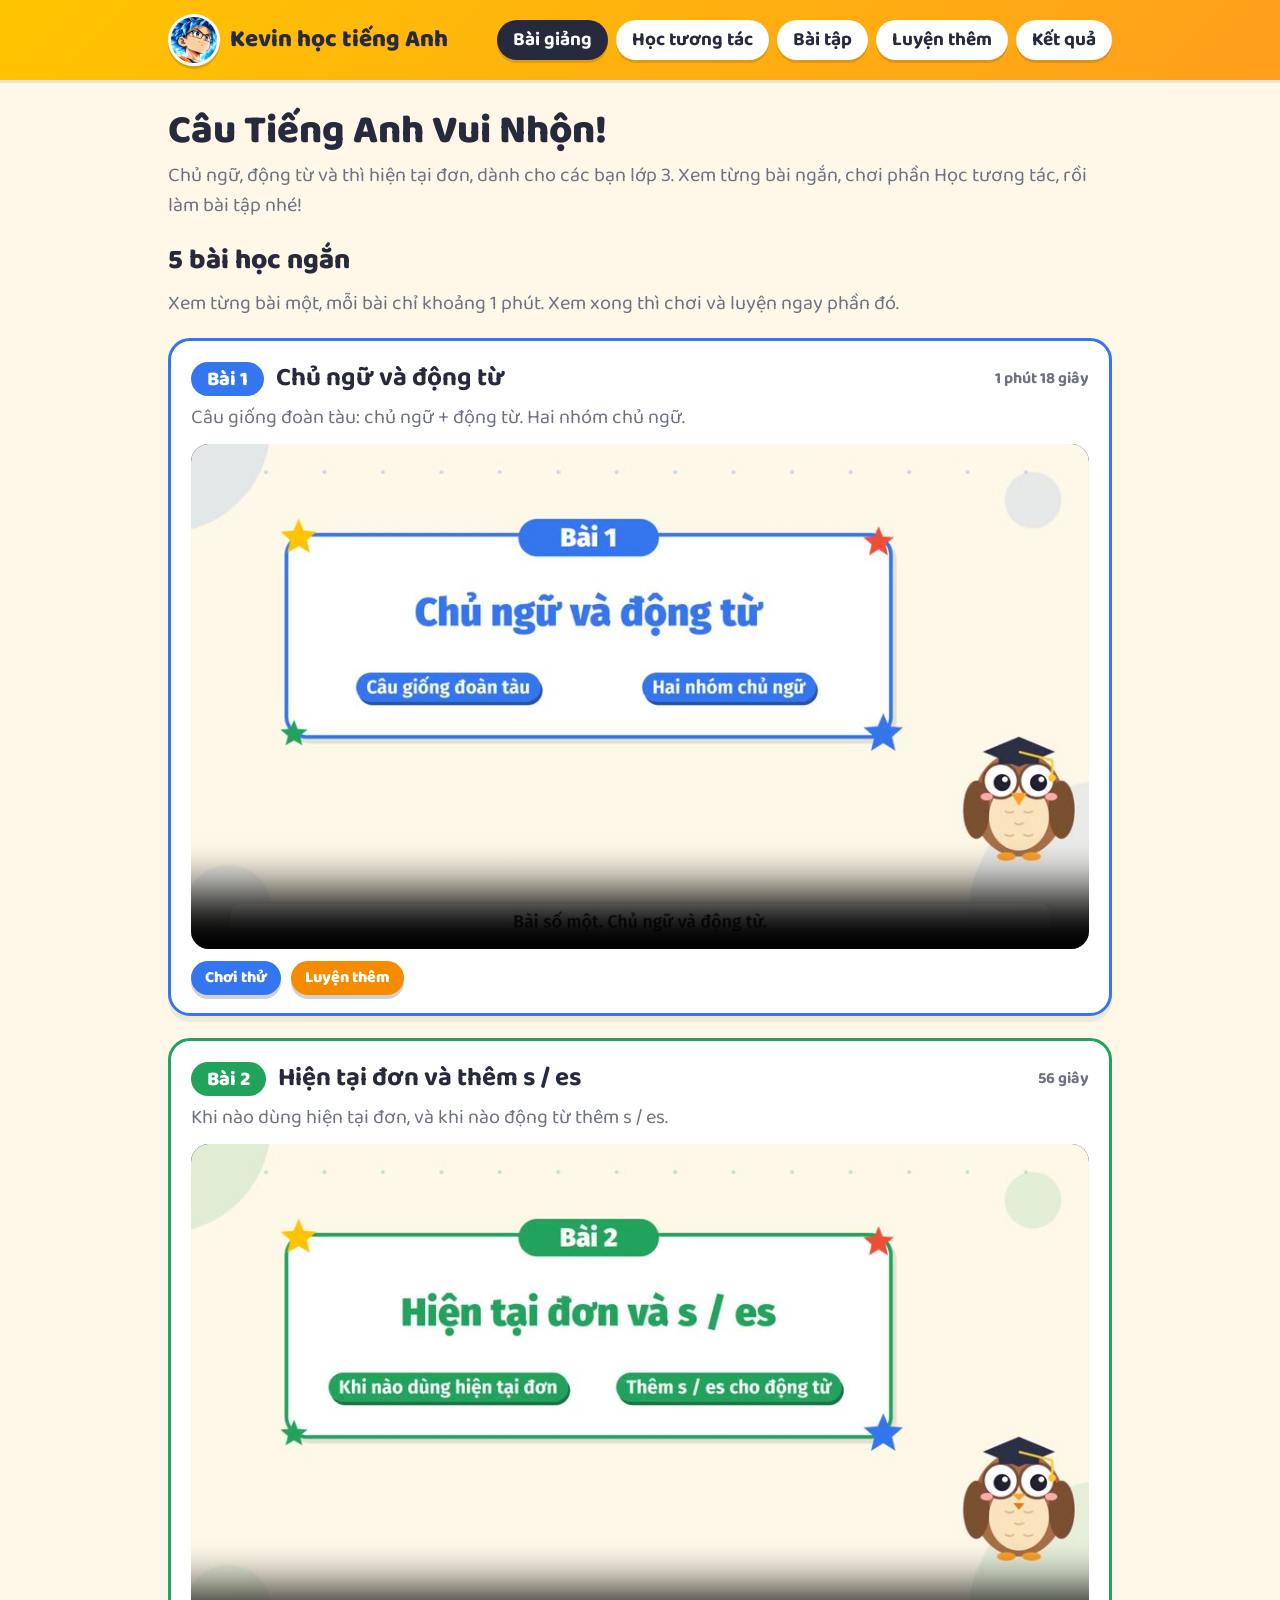
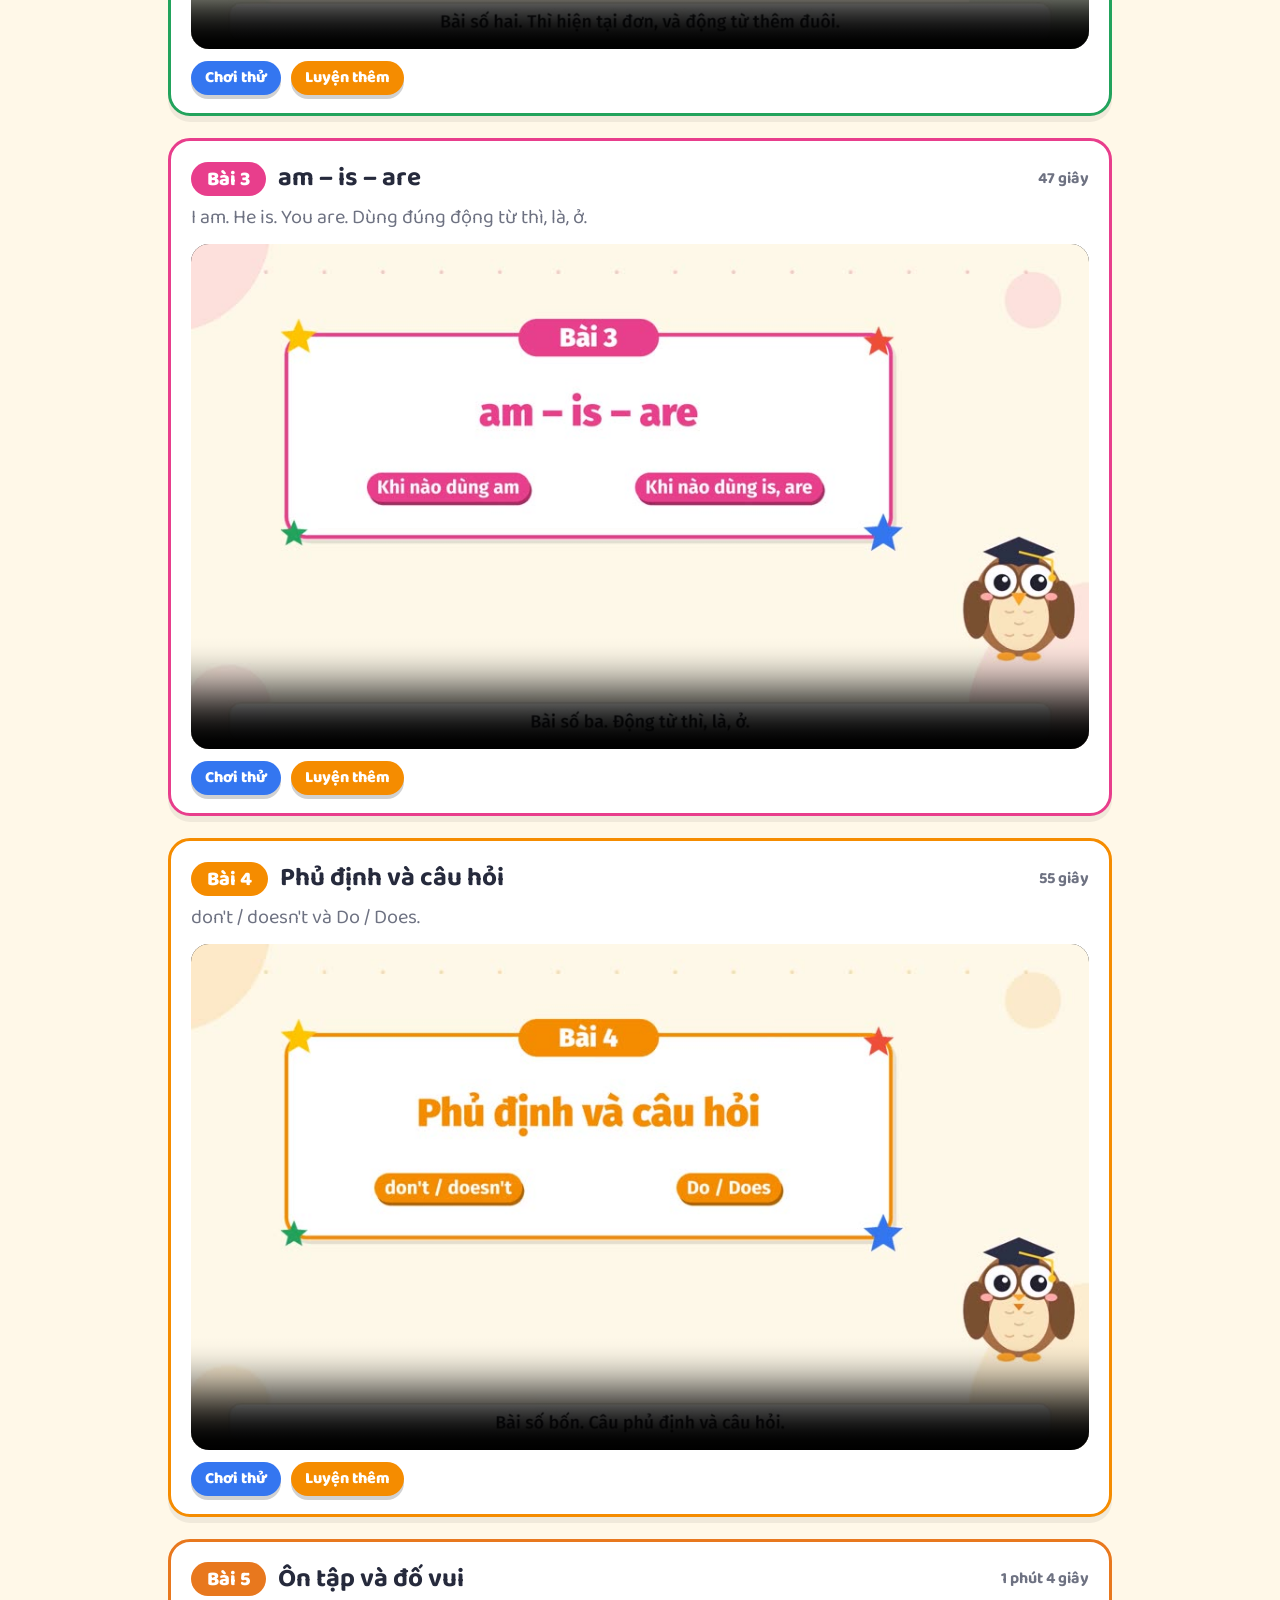
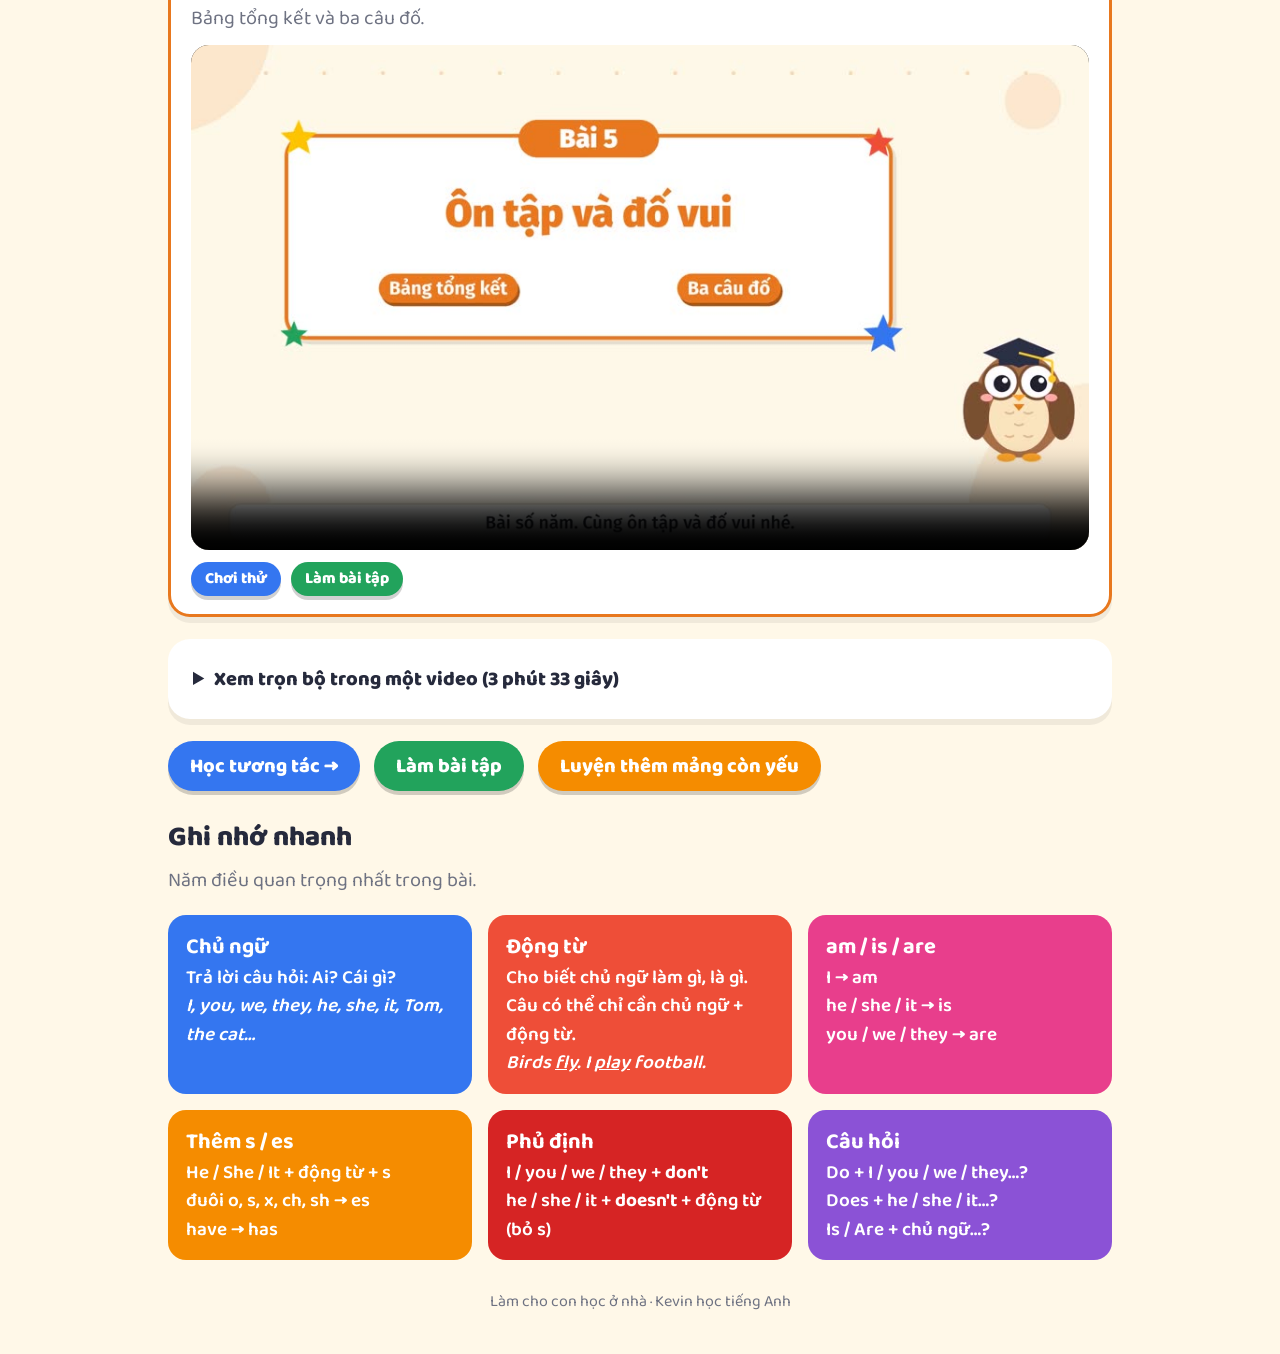
<file: index.html>
<!DOCTYPE html>
<html lang="vi">
<head>
<meta charset="utf-8">
<meta name="viewport" content="width=device-width, initial-scale=1">
<title>Kevin học tiếng Anh – Bài giảng lớp 3</title>
<meta name="description" content="Bài giảng tiếng Anh lớp 3: chủ ngữ, động từ, thì hiện tại đơn, am/is/are, do/does. Giảng bằng tiếng Việt.">
<link rel="preconnect" href="https://fonts.googleapis.com">
<link rel="preconnect" href="https://fonts.gstatic.com" crossorigin>
<link href="https://fonts.googleapis.com/css2?family=Baloo+2:wght@500;600;700;800&display=swap" rel="stylesheet">
<link rel="stylesheet" href="assets/style.css">
<link rel="icon" href="assets/favicon.png" type="image/png">
<link rel="apple-touch-icon" href="assets/apple-touch-icon.png">
</head>
<body>
<header class="top"><div class="wrap">
  <a class="logo" href="./"><img src="assets/logo.jpg" alt="Kevin" width="52" height="52" class="avatar"> Kevin học tiếng Anh</a>
  <nav><a class="on" href="./">Bài giảng</a><a href="bai-hoc.html">Học tương tác</a><a href="bai-tap.html">Bài tập</a><a href="luyen-tap.html">Luyện thêm</a><a href="ket-qua.html">Kết quả</a></nav>
</div></header>

<main class="wrap">
  <h1>Câu Tiếng Anh Vui Nhộn!</h1>
  <p class="lead">Chủ ngữ, động từ và thì hiện tại đơn, dành cho các bạn lớp 3. Xem từng bài ngắn, chơi phần Học tương tác, rồi làm bài tập nhé!</p>

  <h2>5 bài học ngắn</h2>
  <p class="lead">Xem từng bài một, mỗi bài chỉ khoảng 1 phút. Xem xong thì chơi và luyện ngay phần đó.</p>
  <section class="card lesson" id="bai-1" style="border-color:var(--subj)">
    <div class="lesson-head"><span class="lesson-num" style="background:var(--subj)">Bài 1</span><h3>Chủ ngữ và động từ</h3><span class="dur">1 phút 18 giây</span></div>
    <p class="lead" style="margin:4px 0 12px">Câu giống đoàn tàu: chủ ngữ + động từ. Hai nhóm chủ ngữ.</p>
    <video class="video" controls preload="none" poster="assets/poster1.jpg" playsinline>
      <source src="assets/bai1.mp4" type="video/mp4">
      Trình duyệt không phát được video.
    </video>
    <div class="lesson-cta"><a class="btn small" href="bai-hoc.html#doan-tau">Chơi thử</a><a class="btn orange small" href="luyen-tap.html?skill=subject">Luyện thêm</a></div>
  </section>
  <section class="card lesson" id="bai-2" style="border-color:var(--rest)">
    <div class="lesson-head"><span class="lesson-num" style="background:var(--rest)">Bài 2</span><h3>Hiện tại đơn và thêm s / es</h3><span class="dur">56 giây</span></div>
    <p class="lead" style="margin:4px 0 12px">Khi nào dùng hiện tại đơn, và khi nào động từ thêm s / es.</p>
    <video class="video" controls preload="none" poster="assets/poster2.jpg" playsinline>
      <source src="assets/bai2.mp4" type="video/mp4">
      Trình duyệt không phát được video.
    </video>
    <div class="lesson-cta"><a class="btn small" href="bai-hoc.html#may-lam-cau">Chơi thử</a><a class="btn orange small" href="luyen-tap.html?skill=s_es">Luyện thêm</a></div>
  </section>
  <section class="card lesson" id="bai-3" style="border-color:var(--be)">
    <div class="lesson-head"><span class="lesson-num" style="background:var(--be)">Bài 3</span><h3>am – is – are</h3><span class="dur">47 giây</span></div>
    <p class="lead" style="margin:4px 0 12px">I am. He is. You are. Dùng đúng động từ thì, là, ở.</p>
    <video class="video" controls preload="none" poster="assets/poster3.jpg" playsinline>
      <source src="assets/bai3.mp4" type="video/mp4">
      Trình duyệt không phát được video.
    </video>
    <div class="lesson-cta"><a class="btn small" href="bai-hoc.html#may-lam-cau">Chơi thử</a><a class="btn orange small" href="luyen-tap.html?skill=to_be">Luyện thêm</a></div>
  </section>
  <section class="card lesson" id="bai-4" style="border-color:var(--do)">
    <div class="lesson-head"><span class="lesson-num" style="background:var(--do)">Bài 4</span><h3>Phủ định và câu hỏi</h3><span class="dur">55 giây</span></div>
    <p class="lead" style="margin:4px 0 12px">don't / doesn't và Do / Does.</p>
    <video class="video" controls preload="none" poster="assets/poster4.jpg" playsinline>
      <source src="assets/bai4.mp4" type="video/mp4">
      Trình duyệt không phát được video.
    </video>
    <div class="lesson-cta"><a class="btn small" href="bai-hoc.html#may-lam-cau">Chơi thử</a><a class="btn orange small" href="luyen-tap.html?skill=negative">Luyện thêm</a></div>
  </section>
  <section class="card lesson" id="bai-5" style="border-color:#E8781E">
    <div class="lesson-head"><span class="lesson-num" style="background:#E8781E">Bài 5</span><h3>Ôn tập và đố vui</h3><span class="dur">1 phút 4 giây</span></div>
    <p class="lead" style="margin:4px 0 12px">Bảng tổng kết và ba câu đố.</p>
    <video class="video" controls preload="none" poster="assets/poster5.jpg" playsinline>
      <source src="assets/bai5.mp4" type="video/mp4">
      Trình duyệt không phát được video.
    </video>
    <div class="lesson-cta"><a class="btn small" href="bai-hoc.html#thu-thach">Chơi thử</a><a class="btn green small" href="bai-tap.html">Làm bài tập</a></div>
  </section>
  <details class="card full">
    <summary>Xem trọn bộ trong một video (3 phút 33 giây)</summary>
    <video class="video" controls preload="none" poster="assets/poster.jpg" playsinline style="margin-top:12px">
      <source src="assets/bai-giang.mp4" type="video/mp4">
    </video>
  </details>

  <div class="big-cta">
    <a class="btn" href="bai-hoc.html">Học tương tác &rarr;</a>
    <a class="btn green" href="bai-tap.html">Làm bài tập</a>
    <a class="btn orange" href="luyen-tap.html">Luyện thêm mảng còn yếu</a>
  </div>

  <h2>Ghi nhớ nhanh</h2>
  <p class="lead">Năm điều quan trọng nhất trong bài.</p>
  <div class="grid">
    <div class="tip" style="background:var(--subj)"><b>Chủ ngữ</b>Trả lời câu hỏi: Ai? Cái gì?<br><i>I, you, we, they, he, she, it, Tom, the cat…</i></div>
    <div class="tip" style="background:var(--verb)"><b>Động từ</b>Cho biết chủ ngữ làm gì, là gì. Câu có thể chỉ cần chủ ngữ + động từ.<br><i>Birds <u>fly</u>. I <u>play</u> football.</i></div>
    <div class="tip" style="background:var(--be)"><b>am / is / are</b>I &rarr; am<br>he / she / it &rarr; is<br>you / we / they &rarr; are</div>
    <div class="tip" style="background:var(--do)"><b>Thêm s / es</b>He / She / It + động từ + s<br>đuôi o, s, x, ch, sh &rarr; es<br>have &rarr; has</div>
    <div class="tip" style="background:var(--no)"><b>Phủ định</b>I / you / we / they + <b style="display:inline;font-size:inherit">don't</b><br>he / she / it + <b style="display:inline;font-size:inherit">doesn't</b> + động từ (bỏ s)</div>
    <div class="tip" style="background:var(--pred)"><b>Câu hỏi</b>Do + I / you / we / they…?<br>Does + he / she / it…?<br>Is / Are + chủ ngữ…?</div>
  </div>
</main>
<footer>Làm cho con học ở nhà &middot; Kevin học tiếng Anh</footer>
<script src="assets/config.js"></script>
<script src="assets/common.js"></script>
</body>
</html>
</file>
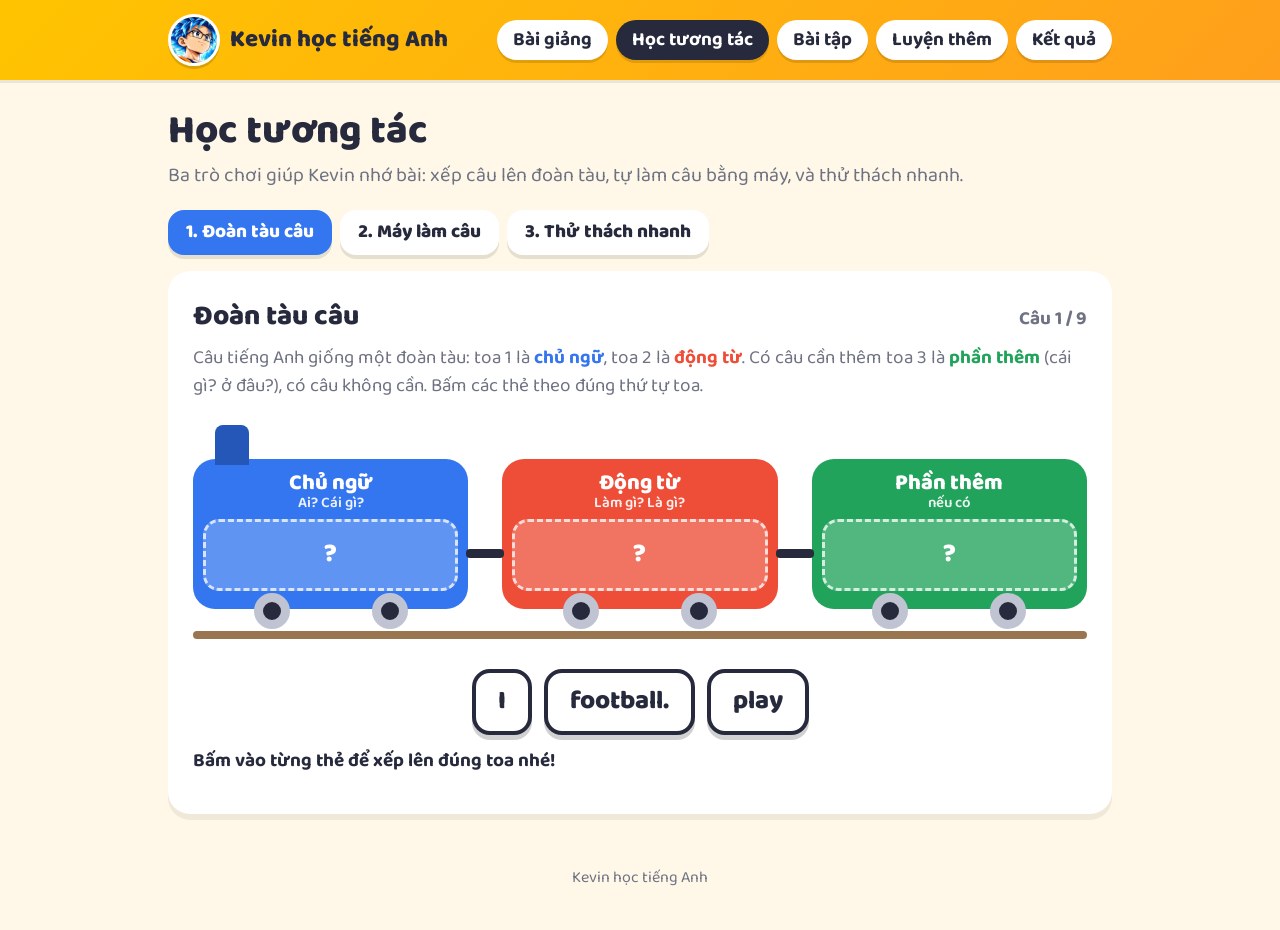
<file: bai-hoc.html>
<!DOCTYPE html>
<html lang="vi">
<head>
<meta charset="utf-8">
<meta name="viewport" content="width=device-width, initial-scale=1">
<title>Học tương tác – Kevin học tiếng Anh</title>
<link rel="preconnect" href="https://fonts.googleapis.com">
<link rel="preconnect" href="https://fonts.gstatic.com" crossorigin>
<link href="https://fonts.googleapis.com/css2?family=Baloo+2:wght@500;600;700;800&display=swap" rel="stylesheet">
<link rel="stylesheet" href="assets/style.css">
<link rel="icon" href="assets/favicon.png" type="image/png">
<link rel="apple-touch-icon" href="assets/apple-touch-icon.png">
</head>
<body>
<header class="top"><div class="wrap">
  <a class="logo" href="./"><img src="assets/logo.jpg" alt="Kevin" width="52" height="52" class="avatar"> Kevin học tiếng Anh</a>
  <nav><a href="./">Bài giảng</a><a class="on" href="bai-hoc.html">Học tương tác</a><a href="bai-tap.html">Bài tập</a><a href="luyen-tap.html">Luyện thêm</a><a href="ket-qua.html">Kết quả</a></nav>
</div></header>

<main class="wrap">
  <h1>Học tương tác</h1>
  <p class="lead">Ba trò chơi giúp Kevin nhớ bài: xếp câu lên đoàn tàu, tự làm câu bằng máy, và thử thách nhanh.</p>
  <div class="tabs">
    <button type="button">1. Đoàn tàu câu</button>
    <button type="button">2. Máy làm câu</button>
    <button type="button">3. Thử thách nhanh</button>
  </div>

  <section class="card pane" id="doan-tau">
    <div class="pane-head"><h2>Đoàn tàu câu</h2><span class="count" id="train-count"></span></div>
    <p class="ex-sub">Câu tiếng Anh giống một đoàn tàu: toa 1 là <b style="color:var(--subj)">chủ ngữ</b>, toa 2 là <b style="color:var(--verb)">động từ</b>. Có câu cần thêm toa 3 là <b style="color:var(--rest)">phần thêm</b> (cái gì? ở đâu?), có câu không cần. Bấm các thẻ theo đúng thứ tự toa.</p>
    <div class="train-wrap">
      <div class="train" id="train">
        <div class="wagon w1"><div class="chimney"></div><div class="wl">Chủ ngữ<small>Ai? Cái gì?</small></div><div class="slot">?</div><i></i><i></i></div>
        <div class="wagon w2"><div class="wl">Động từ<small>Làm gì? Là gì?</small></div><div class="slot">?</div><i></i><i></i></div>
        <div class="wagon w3"><div class="wl">Phần thêm<small>nếu có</small></div><div class="slot">?</div><i></i><i></i></div>
      </div>
      <div class="rail"></div>
    </div>
    <div class="cards" id="train-cards"></div>
    <p class="msg" id="train-msg"></p>
    <button class="btn green" type="button" id="train-next" hidden>Câu tiếp theo →</button>
  </section>

  <section class="card pane" id="may-lam-cau" hidden>
    <h2>Máy làm câu</h2>
    <p class="ex-sub">Chọn chủ ngữ, việc làm và dạng câu. Máy sẽ làm câu đúng và giải thích vì sao.</p>
    <div class="mgroup"><b>1. Ai?</b><div class="mrow" id="m-subj"></div></div>
    <div class="mgroup"><b>2. Làm gì / thế nào?</b><div class="mrow" id="m-pred"></div></div>
    <div class="mgroup"><b>3. Dạng câu</b><div class="mrow" id="m-form"></div></div>
    <div class="mscreen">
      <div class="mout" id="m-out"></div>
      <div class="mans" id="m-ans" hidden></div>
      <div class="mvi" id="m-vi"></div>
      <div class="mwhy"><span>Vì sao?</span> <span id="m-why"></span></div>
      <div class="mbtns">
        <button class="btn" type="button" id="m-say">Nghe câu</button>
        <button class="btn orange" type="button" id="m-random">Câu ngẫu nhiên</button>
      </div>
    </div>
    <p class="ex-sub legend"><span class="tk tk-subj">chủ ngữ</span> <span class="tk tk-aux">trợ động từ / to be</span> <span class="tk tk-not">phủ định</span> <span class="tk tk-verb">động từ</span><span class="tk tk-end">s/es</span> <span class="tk tk-rest">phần thêm</span></p>
  </section>

  <section class="card pane" id="thu-thach" hidden>
    <h2>Thử thách nhanh</h2>
    <div id="g-start-wrap">
      <div id="g-start">
        <p class="ex-sub">10 câu, mỗi câu 10 giây. Chọn từ đúng để điền vào chỗ trống: am / is / are, do / does, don't / doesn't, có thêm s hay không. Trả lời càng nhanh càng nhiều điểm!</p>
        <p class="ex-sub">Kỷ lục của Kevin: <b id="g-best">0</b> điểm</p>
        <button class="btn green big" type="button" id="g-go">Bắt đầu!</button>
      </div>
    </div>
    <div id="game" hidden>
      <div class="ginfo" id="g-info"></div>
      <div class="gtime"><i id="g-bar"></i></div>
      <div class="gq" id="g-q"></div>
      <div class="gopts" id="g-opts"></div>
      <p class="msg" id="g-feedback"></p>
    </div>
    <div id="g-end" hidden>
      <div class="gstars" id="g-stars"></div>
      <p class="gresult" id="g-result"></p>
      <button class="btn green big" type="button" id="g-again">Chơi lại</button>
      <a class="btn orange big" href="ket-qua.html">Xem kết quả</a>
    </div>
  </section>
</main>
<footer>Kevin học tiếng Anh</footer>
<canvas class="stars" id="fx"></canvas>
<script src="assets/config.js"></script>
<script src="assets/common.js"></script>
<script src="assets/lesson.js"></script>
</body>
</html>
</file>
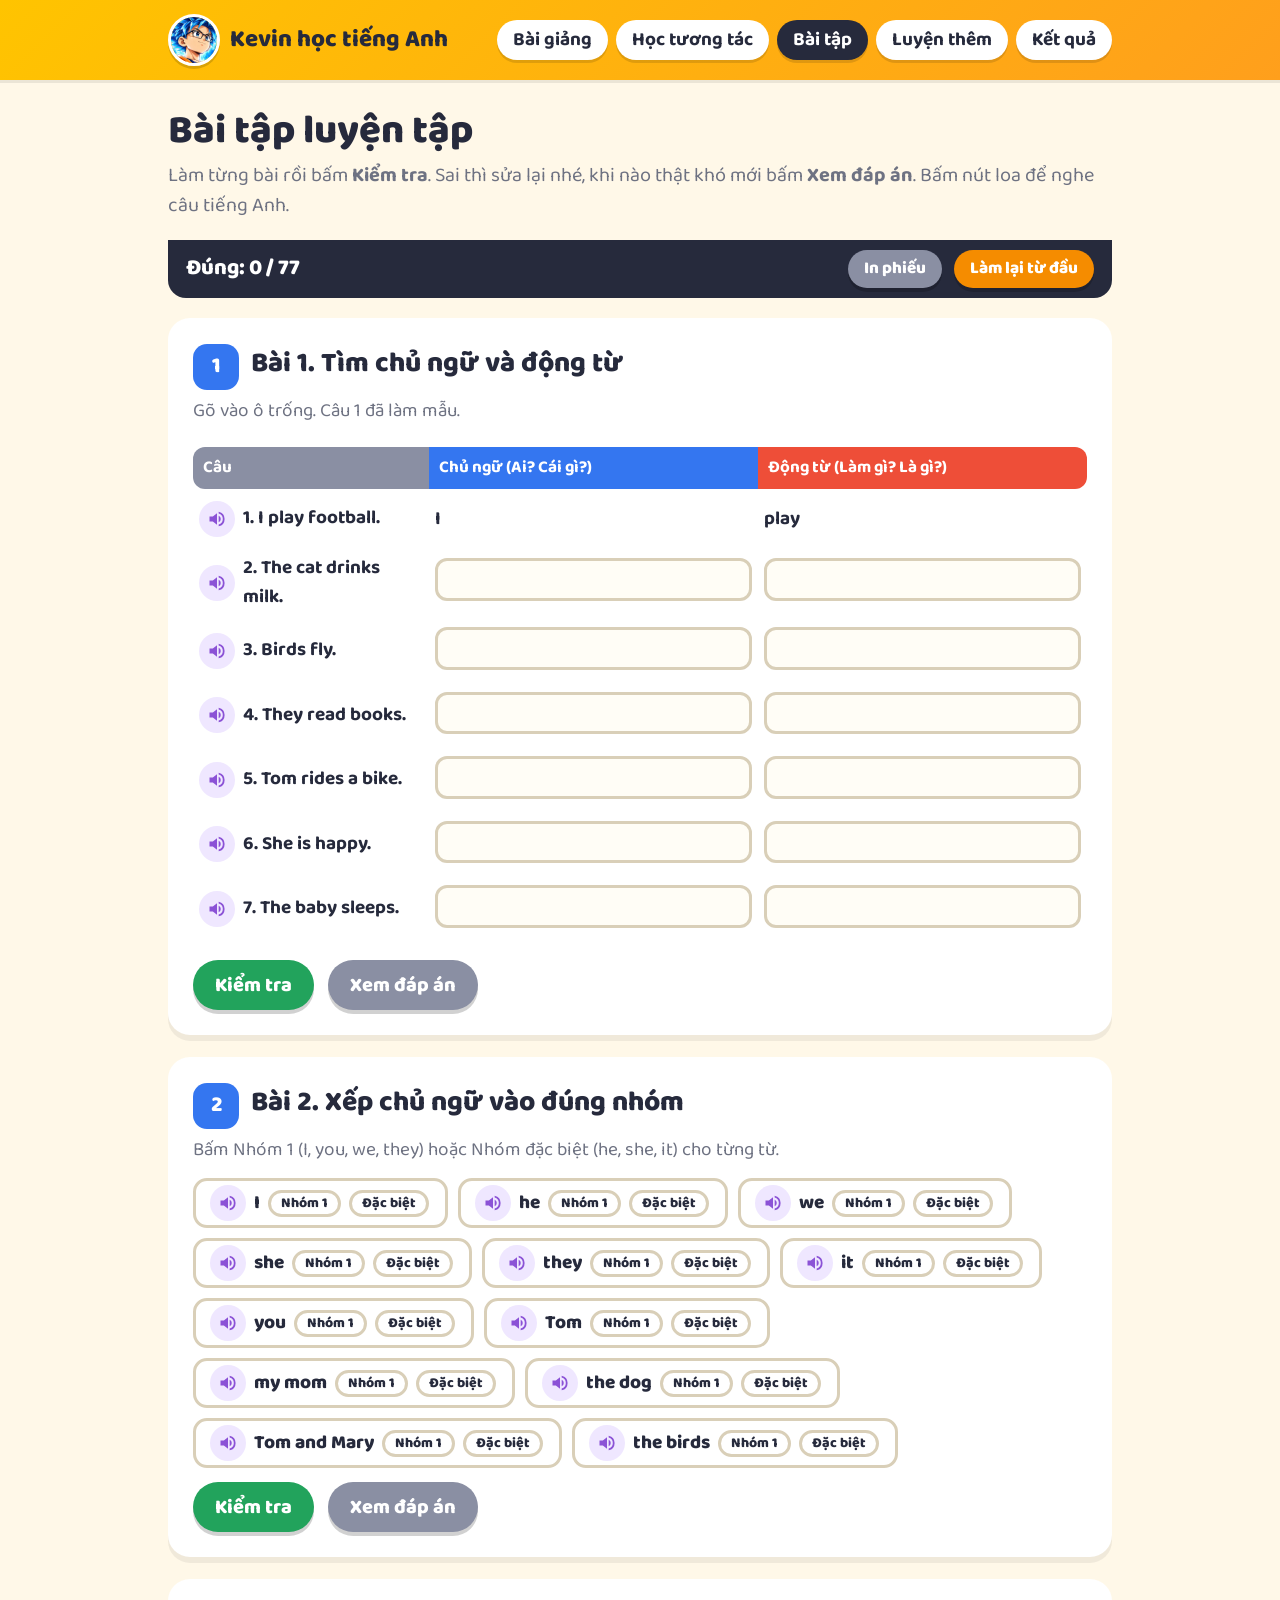
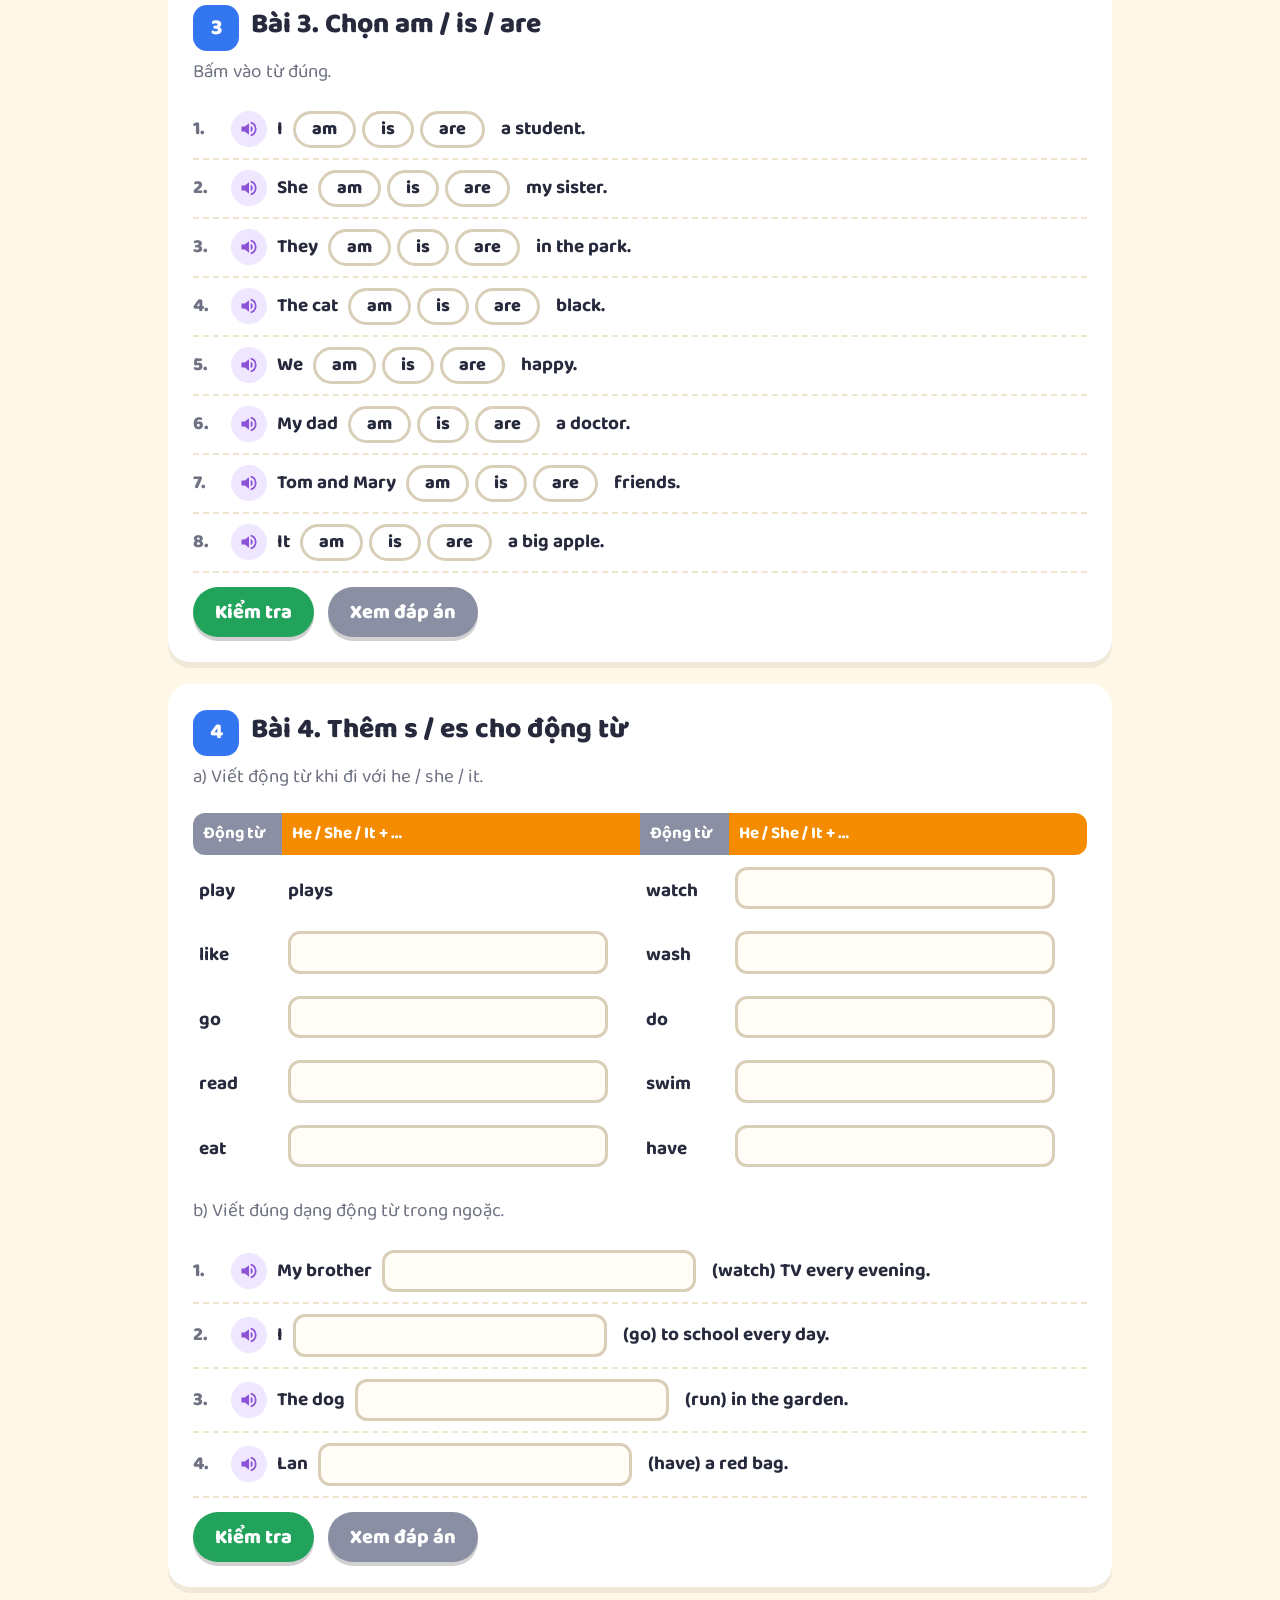
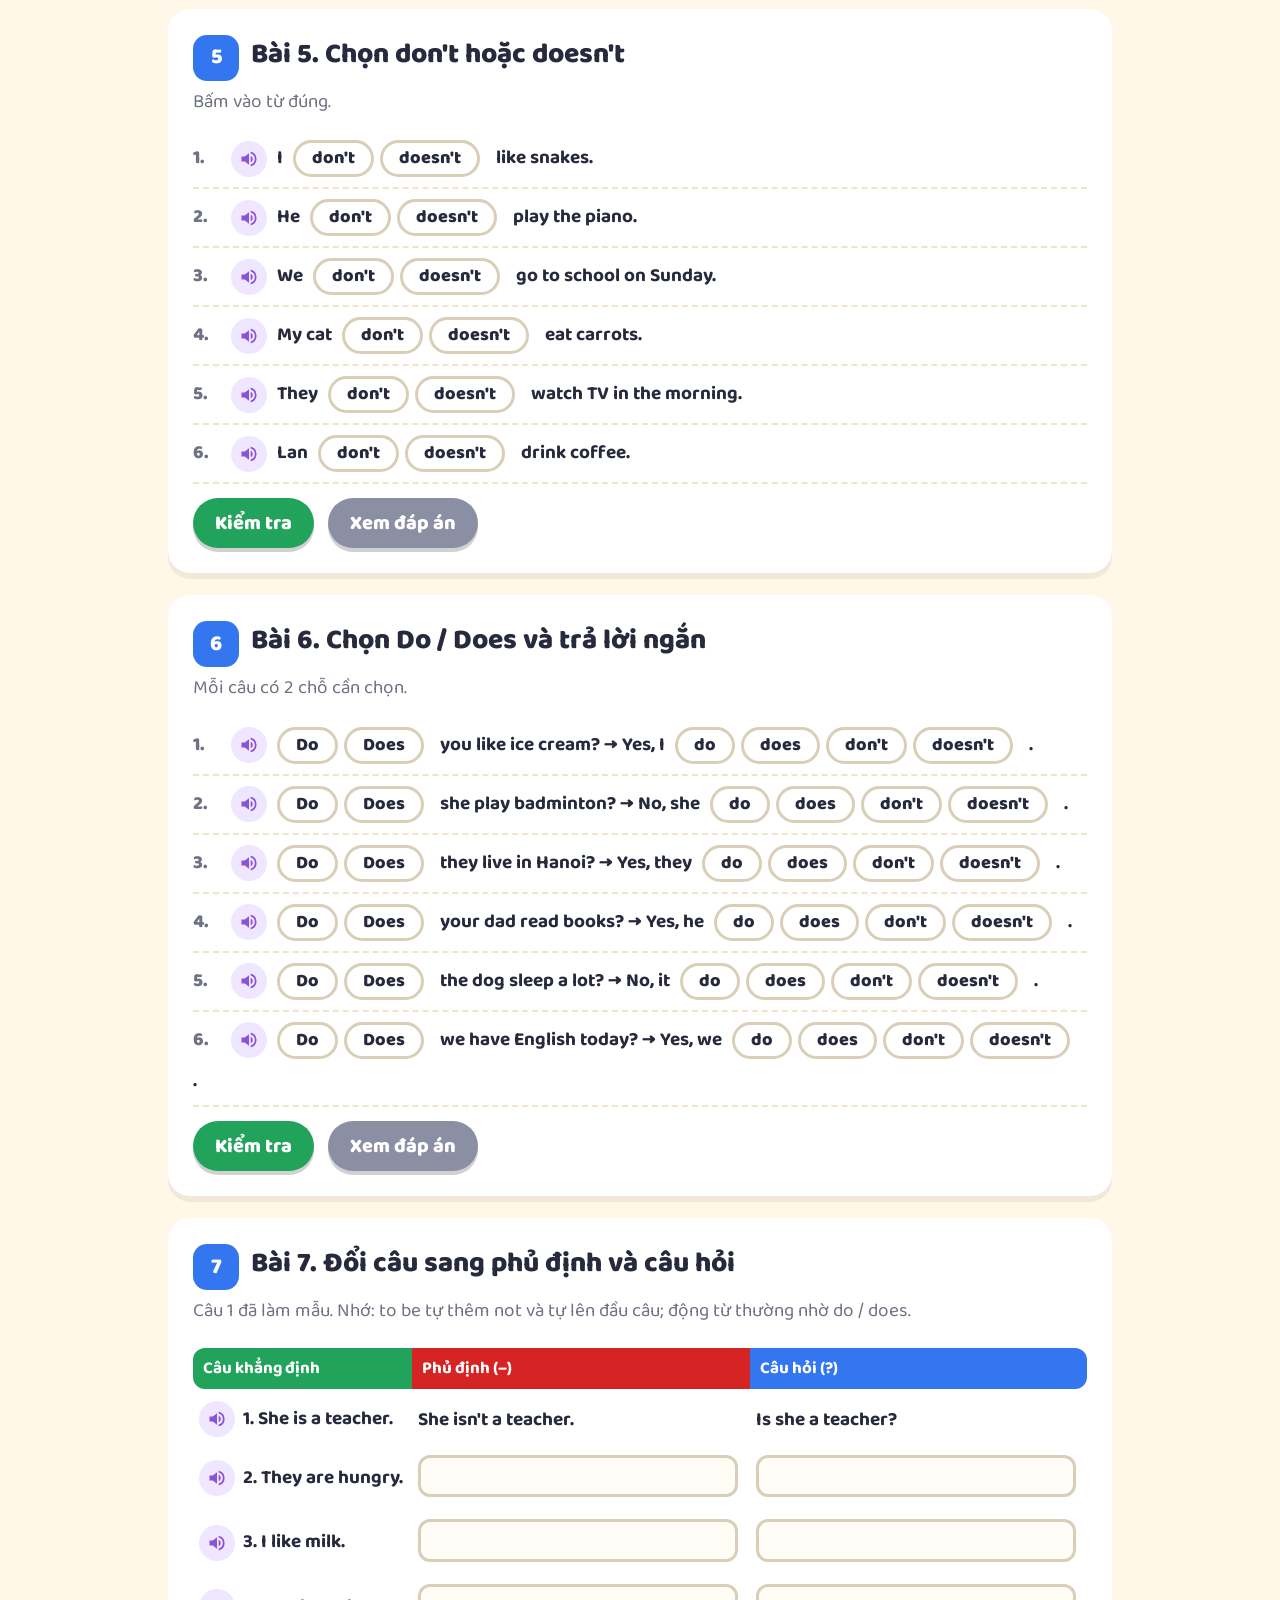
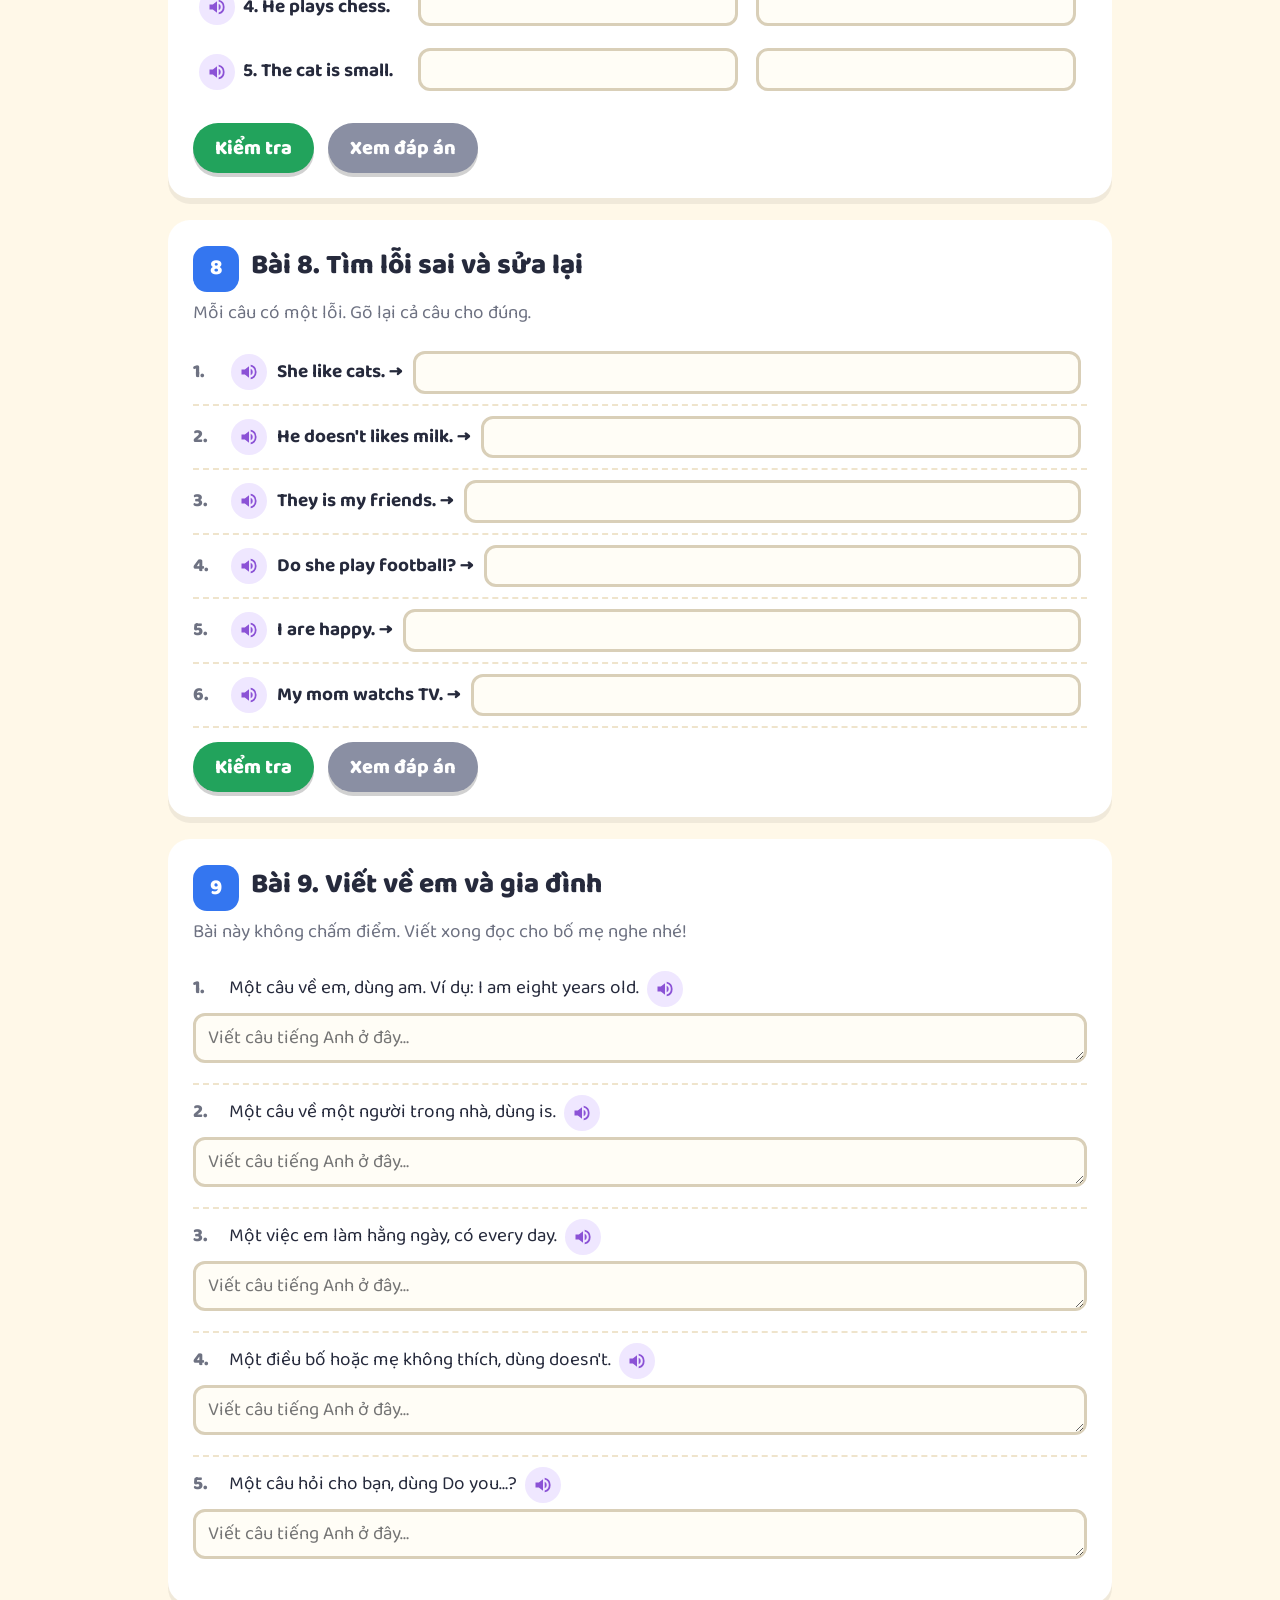
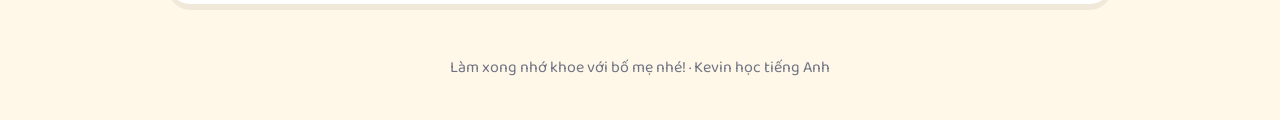
<file: bai-tap.html>
<!DOCTYPE html>
<html lang="vi">
<head>
<meta charset="utf-8">
<meta name="viewport" content="width=device-width, initial-scale=1">
<title>Bài tập – Kevin học tiếng Anh</title>
<link rel="preconnect" href="https://fonts.googleapis.com">
<link rel="preconnect" href="https://fonts.gstatic.com" crossorigin>
<link href="https://fonts.googleapis.com/css2?family=Baloo+2:wght@500;600;700;800&display=swap" rel="stylesheet">
<link rel="stylesheet" href="assets/style.css">
<link rel="icon" href="assets/favicon.png" type="image/png">
<link rel="apple-touch-icon" href="assets/apple-touch-icon.png">
</head>
<body>
<header class="top"><div class="wrap">
  <a class="logo" href="./"><img src="assets/logo.jpg" alt="Kevin" width="52" height="52" class="avatar"> Kevin học tiếng Anh</a>
  <nav><a href="./">Bài giảng</a><a href="bai-hoc.html">Học tương tác</a><a class="on" href="bai-tap.html">Bài tập</a><a href="luyen-tap.html">Luyện thêm</a><a href="ket-qua.html">Kết quả</a></nav>
</div></header>

<main class="wrap">
  <h1>Bài tập luyện tập</h1>
  <p class="lead">Làm từng bài rồi bấm <b>Kiểm tra</b>. Sai thì sửa lại nhé, khi nào thật khó mới bấm <b>Xem đáp án</b>. Bấm nút loa để nghe câu tiếng Anh.</p>

  <div class="sticky">
    <span class="score" id="total">Đúng: 0 / 0</span>
    <span style="margin-left:auto"></span>
    <button class="btn grey" id="print">In phiếu</button>
    <button class="btn orange" id="reset">Làm lại từ đầu</button>
  </div>

  <div id="app"></div>
</main>
<footer>Làm xong nhớ khoe với bố mẹ nhé! &middot; Kevin học tiếng Anh</footer>
<canvas class="stars" id="fx"></canvas>
<script src="assets/config.js"></script>
<script src="assets/common.js"></script>
<script src="assets/app.js"></script>
</body>
</html>
</file>
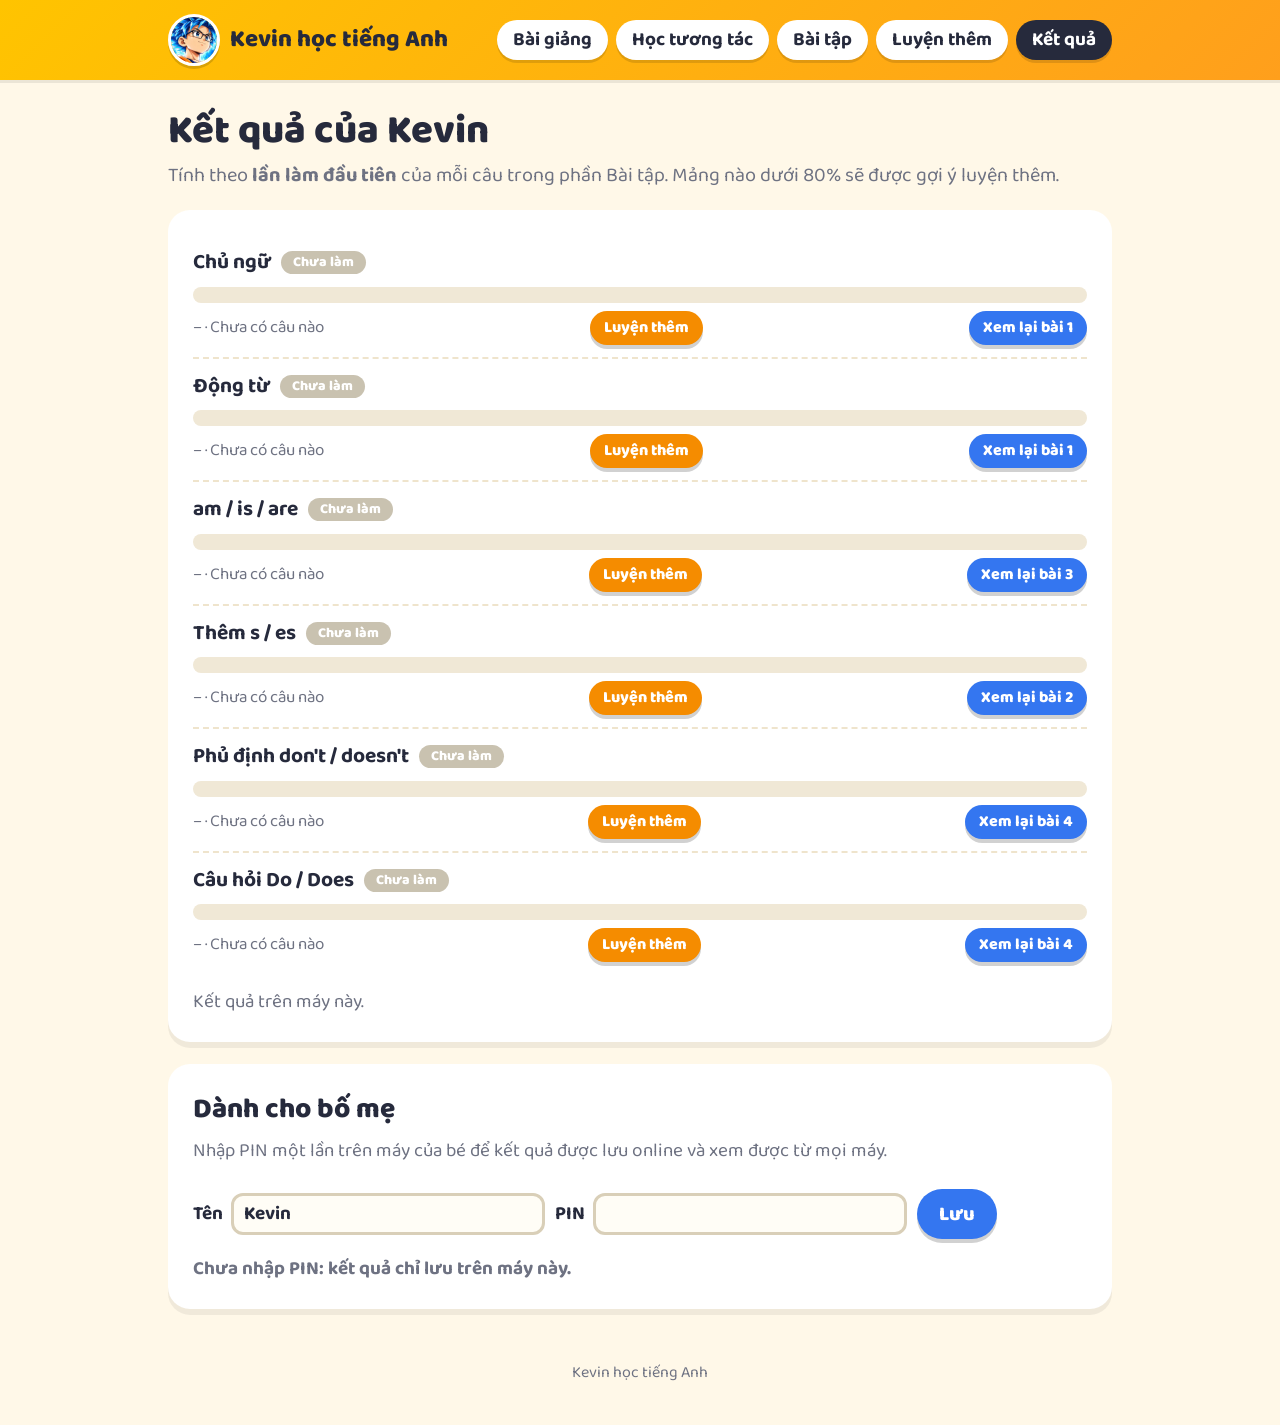
<file: ket-qua.html>
<!DOCTYPE html>
<html lang="vi">
<head>
<meta charset="utf-8">
<meta name="viewport" content="width=device-width, initial-scale=1">
<title>Kết quả – Kevin học tiếng Anh</title>
<link rel="preconnect" href="https://fonts.googleapis.com">
<link rel="preconnect" href="https://fonts.gstatic.com" crossorigin>
<link href="https://fonts.googleapis.com/css2?family=Baloo+2:wght@500;600;700;800&display=swap" rel="stylesheet">
<link rel="stylesheet" href="assets/style.css">
<link rel="icon" href="assets/favicon.png" type="image/png">
<link rel="apple-touch-icon" href="assets/apple-touch-icon.png">
</head>
<body>
<header class="top"><div class="wrap">
  <a class="logo" href="./"><img src="assets/logo.jpg" alt="Kevin" width="52" height="52" class="avatar"> Kevin học tiếng Anh</a>
  <nav><a href="./">Bài giảng</a><a href="bai-hoc.html">Học tương tác</a><a href="bai-tap.html">Bài tập</a><a href="luyen-tap.html">Luyện thêm</a><a class="on" href="ket-qua.html">Kết quả</a></nav>
</div></header>

<main class="wrap">
  <h1>Kết quả của Kevin</h1>
  <p class="lead">Tính theo <b>lần làm đầu tiên</b> của mỗi câu trong phần Bài tập. Mảng nào dưới 80% sẽ được gợi ý luyện thêm.</p>
  <section class="card">
    <div id="skills"></div>
    <p class="ex-sub" id="meta" style="margin:14px 0 0"></p>
  </section>
  <section class="card">
    <h2>Dành cho bố mẹ</h2>
    <p class="ex-sub">Nhập PIN một lần trên máy của bé để kết quả được lưu online và xem được từ mọi máy.</p>
    <div class="q" style="border:0">
      <label>Tên <input class="t" id="learner" type="text" style="min-width:140px"></label>
      <label>PIN <input class="t" id="pin" type="password" inputmode="numeric" autocomplete="off" style="min-width:140px"></label>
      <button class="btn" type="button" id="save">Lưu</button>
    </div>
    <p id="status" style="margin:6px 0 0;font-weight:700"></p>
  </section>
</main>
<footer>Kevin học tiếng Anh</footer>
<script src="assets/config.js"></script>
<script src="assets/common.js"></script>
<script src="assets/results.js"></script>
</body>
</html>
</file>
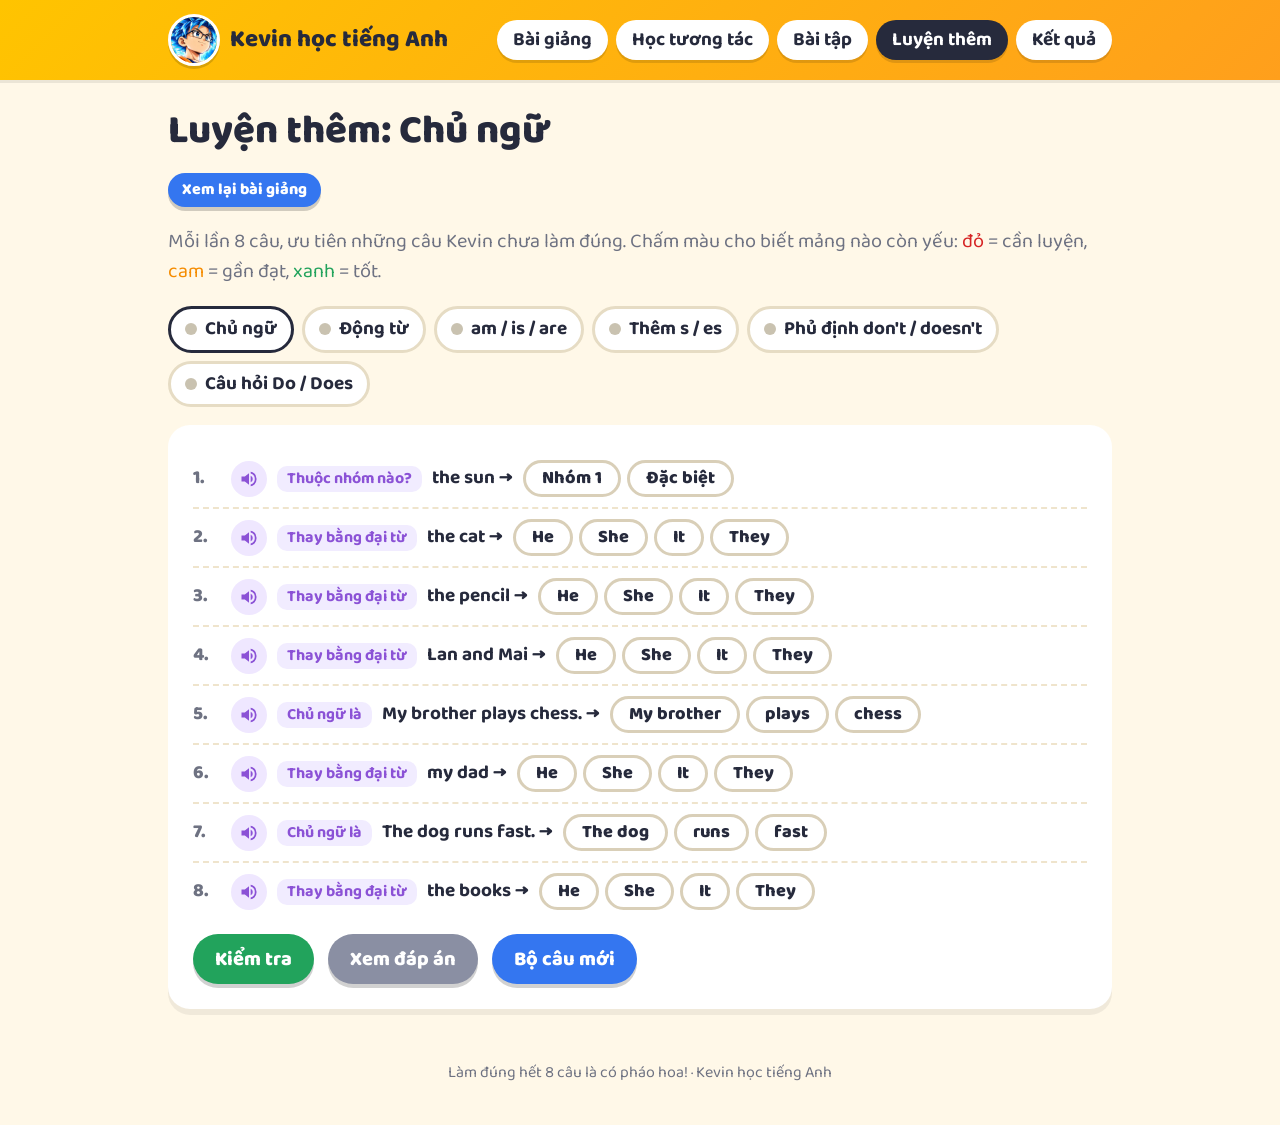
<file: luyen-tap.html>
<!DOCTYPE html>
<html lang="vi">
<head>
<meta charset="utf-8">
<meta name="viewport" content="width=device-width, initial-scale=1">
<title>Luyện thêm – Kevin học tiếng Anh</title>
<link rel="preconnect" href="https://fonts.googleapis.com">
<link rel="preconnect" href="https://fonts.gstatic.com" crossorigin>
<link href="https://fonts.googleapis.com/css2?family=Baloo+2:wght@500;600;700;800&display=swap" rel="stylesheet">
<link rel="stylesheet" href="assets/style.css">
<link rel="icon" href="assets/favicon.png" type="image/png">
<link rel="apple-touch-icon" href="assets/apple-touch-icon.png">
</head>
<body>
<header class="top"><div class="wrap">
  <a class="logo" href="./"><img src="assets/logo.jpg" alt="Kevin" width="52" height="52" class="avatar"> Kevin học tiếng Anh</a>
  <nav><a href="./">Bài giảng</a><a href="bai-hoc.html">Học tương tác</a><a href="bai-tap.html">Bài tập</a><a class="on" href="luyen-tap.html">Luyện thêm</a><a href="ket-qua.html">Kết quả</a></nav>
</div></header>

<main class="wrap">
  <h1>Luyện thêm: <span id="skill-title"></span></h1>
  <p><a id="rewatch" class="btn small" href="./">Xem lại bài giảng</a></p>
  <p class="lead">Mỗi lần 8 câu, ưu tiên những câu Kevin chưa làm đúng. Chấm màu cho biết mảng nào còn yếu: <span style="color:var(--no)">đỏ</span> = cần luyện, <span style="color:var(--do)">cam</span> = gần đạt, <span style="color:var(--rest)">xanh</span> = tốt.</p>
  <div class="skill-chips" id="skills"></div>
  <section class="card">
    <div id="set"></div>
    <div class="ex-foot">
      <button class="btn green" type="button" id="check">Kiểm tra</button>
      <button class="btn grey" type="button" id="reveal">Xem đáp án</button>
      <button class="btn" type="button" id="again">Bộ câu mới</button>
      <span class="score" id="score"></span>
    </div>
  </section>
</main>
<footer>Làm đúng hết 8 câu là có pháo hoa! &middot; Kevin học tiếng Anh</footer>
<canvas class="stars" id="fx"></canvas>
<script src="assets/config.js"></script>
<script src="assets/common.js"></script>
<script src="assets/bank.js"></script>
<script src="assets/practice.js"></script>
</body>
</html>
</file>
<file: assets/style.css>
:root{
  --bg:#FFF8E8; --ink:#262A3C; --grey:#6E7282; --card:#fff;
  --subj:#3476F0; --verb:#EE4E38; --rest:#22A35C; --pred:#8B52D6; --be:#E83E8C; --do:#F58C00; --no:#D62424;
  --line:#EFE4CC; --radius:22px;
}
*{box-sizing:border-box}
[hidden]{display:none!important}
html{scroll-behavior:smooth}
body{margin:0;background:var(--bg);color:var(--ink);font-family:"Baloo 2","Fira Sans",system-ui,sans-serif;font-size:19px;line-height:1.5}
a{color:var(--subj)}
.wrap{max-width:980px;margin:0 auto;padding:0 18px}
header.top{background:linear-gradient(135deg,#FFC400 0%,#FF9F1C 100%);padding:14px 0;box-shadow:0 3px 0 rgba(0,0,0,.08)}
header.top .wrap{display:flex;align-items:center;gap:14px;flex-wrap:wrap}
.logo{display:flex;align-items:center;gap:10px;font-weight:800;font-size:24px;color:var(--ink);text-decoration:none}
.logo .avatar{width:52px;height:52px;border-radius:50%;object-fit:cover;border:3px solid #fff;box-shadow:0 3px 0 rgba(0,0,0,.15)}
nav{margin-left:auto;display:flex;gap:8px;flex-wrap:wrap}
nav a{background:#fff;color:var(--ink);text-decoration:none;font-weight:700;padding:6px 16px;border-radius:999px;box-shadow:0 3px 0 rgba(0,0,0,.12)}
nav a.on{background:var(--ink);color:#fff}
h1{font-size:40px;line-height:1.15;margin:28px 0 6px;font-weight:800}
h2{font-size:28px;margin:0 0 6px;font-weight:800}
.lead{color:var(--grey);margin:0 0 20px;font-size:20px}
.card{background:var(--card);border-radius:var(--radius);padding:22px;box-shadow:0 6px 0 rgba(0,0,0,.06);margin:0 0 22px;border:3px solid transparent}
.video{width:100%;border-radius:18px;display:block;background:#000;aspect-ratio:16/9}
.grid{display:grid;grid-template-columns:repeat(auto-fit,minmax(260px,1fr));gap:16px}
.tip{border-radius:18px;padding:16px 18px;color:#fff;font-weight:600}
.tip b{font-size:22px;display:block}
.btn{display:inline-flex;align-items:center;gap:8px;border:0;cursor:pointer;font:inherit;font-weight:800;font-size:20px;padding:10px 22px;border-radius:999px;color:#fff;background:var(--subj);box-shadow:0 4px 0 rgba(0,0,0,.18);text-decoration:none}
.btn:active{transform:translateY(2px);box-shadow:0 2px 0 rgba(0,0,0,.18)}
.btn.green{background:var(--rest)} .btn.orange{background:var(--do)} .btn.grey{background:#8A8FA3}
.big-cta{display:flex;gap:14px;flex-wrap:wrap;margin:6px 0 26px}
footer{color:var(--grey);text-align:center;padding:30px 0 40px;font-size:16px}

/* interactive lesson */
.tabs{display:flex;gap:8px;flex-wrap:wrap;margin:0 0 16px}
.tabs button{font:inherit;font-weight:800;font-size:19px;border:0;border-radius:16px;padding:8px 18px;background:#fff;color:var(--ink);cursor:pointer;box-shadow:0 4px 0 rgba(0,0,0,.1)}
.tabs button.on{background:var(--subj);color:#fff}
.pane-head{display:flex;align-items:center;justify-content:space-between;gap:10px}
.count{color:var(--grey);font-weight:700}
.msg{font-weight:700;min-height:30px;margin:12px 0}
.msg.good{color:var(--rest)} .msg.bad{color:var(--no)}
.train-wrap{position:relative;padding:44px 0 10px;overflow-x:auto}
.train{display:grid;grid-template-columns:repeat(3,minmax(150px,1fr));gap:34px;min-width:540px}
.wagon{position:relative;border-radius:22px;color:#fff;padding:12px 10px 18px;text-align:center;min-height:150px;display:flex;flex-direction:column;gap:8px}
.wagon.w1{background:var(--subj)} .wagon.w2{background:var(--verb)} .wagon.w3{background:var(--rest)}
.wagon:not(.w1)::before{content:"";position:absolute;left:-36px;top:60%;width:38px;height:9px;background:var(--ink);border-radius:4px}
.wagon .chimney{position:absolute;top:-34px;left:22px;width:34px;height:40px;background:#2457B8;border-radius:8px 8px 0 0}
.wl{font-weight:800;font-size:22px;line-height:1.1}
.wl small{display:block;font-size:15px;font-weight:600;opacity:.9}
.slot{flex:1;display:grid;place-items:center;background:rgba(255,255,255,.22);border:3px dashed rgba(255,255,255,.75);border-radius:16px;font-weight:800;font-size:26px;padding:6px}
.slot.full{background:#fff;color:var(--ink);border-style:solid;animation:pop .35s}
.wagon i{position:absolute;bottom:-20px;width:36px;height:36px;border-radius:50%;background:var(--ink);border:9px solid #BFC3D2}
.wagon i:nth-of-type(1){left:22%} .wagon i:nth-of-type(2){right:22%}
.rail{height:8px;background:#9A7650;border-radius:4px;margin-top:22px;min-width:540px}
.pred-bracket{position:absolute;top:36px;left:calc(33.3% + 12px);right:0;height:30px;border:6px solid var(--pred);border-bottom:0;border-radius:10px 10px 0 0;opacity:0;transition:opacity .4s;min-width:340px}
.pred-bracket span{position:absolute;top:-24px;left:50%;transform:translateX(-50%);background:var(--pred);color:#fff;font-weight:800;padding:2px 16px;border-radius:999px;font-size:17px}
.pred-bracket.show{opacity:1}
.cards{display:flex;gap:12px;flex-wrap:wrap;justify-content:center;margin-top:20px;min-height:66px}
.wcard{font:inherit;font-weight:800;font-size:26px;background:#fff;border:4px solid var(--ink);border-radius:18px;padding:6px 22px;cursor:pointer;box-shadow:0 5px 0 rgba(0,0,0,.18);color:var(--ink)}
.wcard.gone{visibility:hidden}
.wcard.shake{animation:shake .4s}
@keyframes shake{0%,100%{transform:translateX(0)}20%,60%{transform:translateX(-10px)}40%,80%{transform:translateX(10px)}}
@keyframes pop{0%{transform:scale(.6)}70%{transform:scale(1.08)}100%{transform:scale(1)}}
.mgroup{margin:10px 0}
.mgroup b{display:block;margin-bottom:6px}
.mrow{display:flex;flex-wrap:wrap;gap:8px}
.mchip{font:inherit;font-weight:700;font-size:18px;border:3px solid #D9CFB8;background:#fff;border-radius:999px;padding:2px 14px;cursor:pointer;color:var(--ink)}
.mchip.on{background:var(--ink);border-color:var(--ink);color:#fff}
.mscreen{background:#262A3C;border-radius:22px;padding:22px;margin-top:16px;color:#fff;text-align:center}
.mout{font-size:clamp(28px,5vw,46px);font-weight:800;line-height:1.3;background:#fff;color:var(--ink);border-radius:16px;padding:14px}
.mout.pop{animation:pop .35s}
.mans{margin-top:10px;font-size:22px;font-weight:700;color:#FFD54A}
.mvi{margin-top:10px;font-size:20px;font-style:italic;color:#D9DCEA}
.mwhy{margin-top:10px;font-size:19px;background:rgba(255,255,255,.08);border-radius:12px;padding:8px 12px}
.mwhy span:first-child{color:#FFD54A;font-weight:800}
.mbtns{display:flex;gap:10px;justify-content:center;flex-wrap:wrap;margin-top:14px}
.tk{border-radius:8px;padding:0}
.tk-subj{color:var(--subj)} .tk-aux{color:var(--be)} .tk-not{color:var(--no)} .tk-verb{color:var(--verb)}
.tk-end{color:#fff;background:var(--no);padding:0 3px} .tk-rest{color:var(--rest)} .tk-blank{color:var(--grey)}
.legend .tk{background:#fff;font-weight:800;padding:0 6px;margin-right:4px}
.legend .tk-end{background:var(--no);color:#fff}
.btn.big{font-size:24px;padding:12px 30px}
.ginfo{font-weight:800;color:var(--grey)}
.gtime{height:14px;background:#F0E8D6;border-radius:999px;overflow:hidden;margin:8px 0 16px}
.gtime i{display:block;height:100%;width:100%;background:var(--rest);transition:width .1s linear}
.gq{font-size:clamp(28px,5vw,44px);font-weight:800;text-align:center;background:#FFFDF6;border:4px solid var(--line);border-radius:18px;padding:16px}
.gopts{display:flex;gap:14px;justify-content:center;flex-wrap:wrap;margin-top:18px}
.gbtn{font:inherit;font-weight:800;font-size:28px;min-width:150px;border:4px solid var(--ink);border-radius:18px;background:#fff;padding:8px 20px;cursor:pointer;box-shadow:0 5px 0 rgba(0,0,0,.18);color:var(--ink)}
.gbtn.ok{background:var(--rest);border-color:var(--rest);color:#fff}
.gbtn.bad{background:var(--no);border-color:var(--no);color:#fff}
.gstars{font-size:64px;color:#FFC400;text-align:center}
.gresult{text-align:center;font-weight:800;font-size:24px}
#g-end{text-align:center}

/* practice + results */
.skill-chips{display:flex;flex-wrap:wrap;gap:8px;margin:0 0 18px}
.skill-chip{display:inline-flex;align-items:center;gap:8px;background:#fff;color:var(--ink);text-decoration:none;font-weight:700;padding:6px 14px;border-radius:999px;border:3px solid #E6DCC4}
.skill-chip.on{border-color:var(--ink)}
.skill-chip .dot{width:12px;height:12px;border-radius:50%}
.hint{background:#F1ECFF;color:var(--pred);font-weight:700;font-size:16px;border-radius:10px;padding:1px 10px}
.skill-row{padding:12px 0;border-bottom:2px dashed var(--line)}
.skill-row:last-child{border-bottom:0}
.skill-name{display:flex;align-items:center;gap:10px;flex-wrap:wrap}
.skill-name b{font-size:21px}
.tag{color:#fff;font-weight:800;font-size:14px;border-radius:999px;padding:1px 12px}
.bar{height:16px;background:#F0E8D6;border-radius:999px;overflow:hidden;margin:8px 0}
.bar i{display:block;height:100%;border-radius:999px}
.skill-detail{display:flex;align-items:center;justify-content:space-between;gap:10px;flex-wrap:wrap;color:var(--grey);font-size:17px}
.btn.small{font-size:16px;padding:5px 14px}
label{font-weight:700;display:inline-flex;align-items:center;gap:8px}

/* exercises */
.ex-head{display:flex;align-items:center;gap:12px;margin-bottom:6px}
.ex-num{background:var(--subj);color:#fff;border-radius:14px;min-width:46px;height:46px;display:grid;place-items:center;font-weight:800;font-size:22px}
.ex-sub{color:var(--grey);margin:0 0 14px}
.q{display:flex;align-items:center;flex-wrap:wrap;gap:8px 10px;padding:10px 0;border-bottom:2px dashed var(--line)}
.q:last-of-type{border-bottom:0}
.qn{font-weight:800;color:var(--grey);min-width:28px}
.en{font-weight:700}
input.t{font:inherit;font-weight:700;font-size:19px;border:3px solid #D9CFB8;border-radius:12px;padding:4px 10px;min-width:110px;background:#FFFDF6;color:var(--ink)}
input.t.wide{min-width:min(420px,100%);flex:1}
input.t:focus{outline:none;border-color:var(--subj)}
.choices{display:inline-flex;gap:6px;flex-wrap:wrap}
.ch{font:inherit;font-weight:800;font-size:18px;border:3px solid #D9CFB8;background:#fff;border-radius:999px;padding:2px 16px;cursor:pointer;color:var(--ink)}
.ch.sel{background:var(--subj);border-color:var(--subj);color:#fff}
.ok{border-color:var(--rest)!important;background:#E3F7EA!important;color:var(--ink)!important}
.ch.sel.ok{background:var(--rest)!important;color:#fff!important}
.bad{border-color:var(--no)!important;background:#FFE7E7!important}
.ch.sel.bad{background:var(--no)!important;color:#fff!important}
.fix{color:var(--rest);font-weight:800;font-size:16px}
.blank{display:inline-block;min-width:70px;border-bottom:3px solid var(--grey);text-align:center}
.say{border:0;background:#EFE7FF;color:var(--pred);border-radius:50%;width:36px;height:36px;cursor:pointer;display:inline-grid;place-items:center;flex:none}
.say svg{width:20px;height:20px}
table.tb{width:100%;border-collapse:separate;border-spacing:0 8px}
table.tb th{text-align:left;color:#fff;padding:8px 10px;font-size:17px}
table.tb th:first-child{border-radius:12px 0 0 12px} table.tb th:last-child{border-radius:0 12px 12px 0}
table.tb td{padding:4px 6px;vertical-align:middle}
table.tb input.t{width:100%;min-width:0}
.ex-foot{display:flex;align-items:center;gap:14px;flex-wrap:wrap;margin-top:14px}
.score{font-weight:800;font-size:20px}
.pool{display:flex;flex-wrap:wrap;gap:10px;margin:6px 0 12px}
.word{background:#fff;border:3px solid #D9CFB8;border-radius:14px;padding:4px 8px 4px 14px;display:inline-flex;align-items:center;gap:8px;font-weight:800}
.word .ch{font-size:14px;padding:0 10px}
.sticky{position:sticky;top:0;z-index:5;background:var(--ink);color:#fff;border-radius:0 0 18px 18px;padding:10px 18px;display:flex;gap:12px;align-items:center;flex-wrap:wrap;margin-bottom:20px}
.sticky .score{font-size:22px}
.sticky .btn{font-size:17px;padding:6px 16px}
textarea{width:100%;font:inherit;border:3px solid #D9CFB8;border-radius:12px;padding:8px 12px;background:#FFFDF6;min-height:46px}
.stars{position:fixed;inset:0;pointer-events:none;z-index:50}
@media (max-width:640px){h1{font-size:31px}body{font-size:18px}.card{padding:16px}
  .train,.rail,.pred-bracket{min-width:0}
  .train{grid-template-columns:repeat(3,1fr);gap:16px}
  .wagon{min-height:118px;padding:8px 5px 14px;border-radius:14px}
  .wagon:not(.w1)::before{left:-17px;width:18px}
  .wl{font-size:15px} .wl small{font-size:11px}
  .slot{font-size:16px;border-radius:10px}
  .wagon i{width:24px;height:24px;border-width:6px;bottom:-13px}
  .wagon .chimney{width:22px;height:28px;top:-24px;left:12px}
  .pred-bracket{left:calc(33.3% + 6px)}
  .wcard{font-size:21px;padding:5px 16px}
  .mchip{font-size:16px}
  .gbtn{min-width:110px;font-size:24px}
}
@media print{
  header.top,nav,.sticky,.ex-foot,.say,.no-print,footer{display:none!important}
  body{background:#fff;font-size:14pt}
  .card{box-shadow:none;border:1px solid #ccc;break-inside:avoid}
  .ch{border:1px solid #999} input.t{border:0;border-bottom:1px solid #666;border-radius:0;background:#fff}
}

.wagon.skip{background:#C9C2B0}
.wagon.skip .slot{font-size:16px;font-weight:700;border-style:dotted}

/* lesson cards */
.lesson{padding:18px 20px}
.lesson-head{display:flex;align-items:center;gap:12px;flex-wrap:wrap}
.lesson-head h3{margin:0;font-size:26px;flex:1;min-width:180px}
.lesson-num{color:#fff;font-weight:800;border-radius:999px;padding:2px 16px;font-size:20px}
.dur{color:var(--grey);font-weight:700;font-size:16px}
.lesson-cta{display:flex;gap:10px;flex-wrap:wrap;margin-top:12px}
details.full summary{cursor:pointer;font-weight:800;font-size:20px}
</file>
